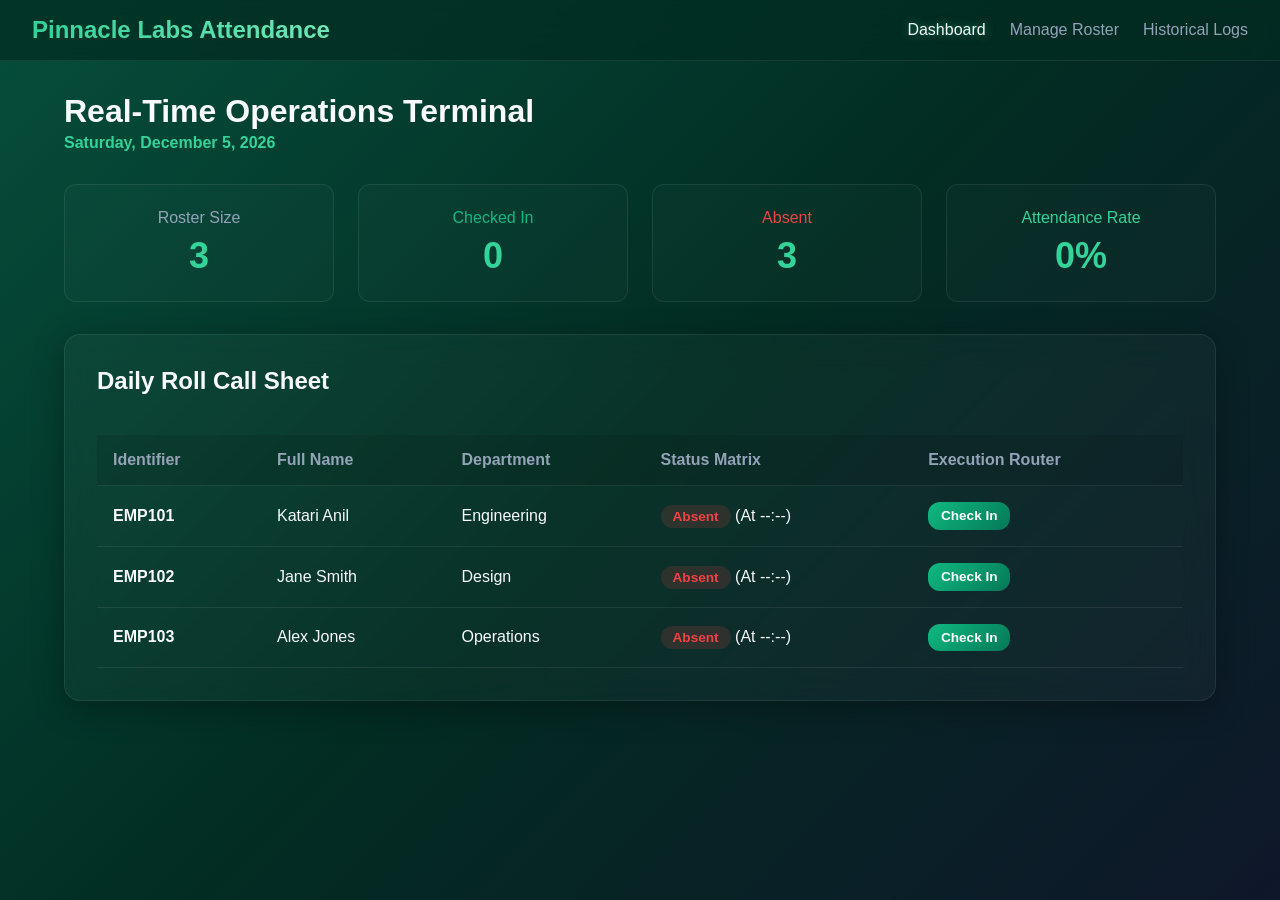
<file: AttendanceSystem/index.html>
<!DOCTYPE html>
<html lang="en">
<head>
    <meta charset="UTF-8">
    <meta name="viewport" content="width=device-width, initial-scale=1.0">
    <title>Attendance System Dashboard</title>
    <link rel="stylesheet" href="css/style.css">
</head>
<body>
    <nav class="navbar">
        <div class="nav-brand"><a href="index.html">Pinnacle Labs Attendance</a></div>
        <ul class="nav-links">
            <li><a href="index.html" class="active">Dashboard</a></li>
            <li><a href="roster.html">Manage Roster</a></li>
            <li><a href="logs.html">Historical Logs</a></li>
        </ul>
    </nav>

    <div class="container">
        <div class="dashboard-header" style="margin-bottom: 2rem;">
            <h1>Real-Time Operations Terminal</h1>
            <p id="current-date-label" style="color: var(--accent-secondary); font-weight: 600; margin-top: 0.25rem;"></p>
        </div>

        <div class="grid-metrics">
            <div class="metric-card">
                <div style="color: var(--text-muted);">Roster Size</div>
                <div id="metric-total" class="metric-value">0</div>
            </div>
            <div class="metric-card">
                <div style="color: var(--success);">Checked In</div>
                <div id="metric-present" class="metric-value">0</div>
            </div>
            <div class="metric-card">
                <div style="color: var(--danger);">Absent</div>
                <div id="metric-absent" class="metric-value">0</div>
            </div>
            <div class="metric-card">
                <div style="color: var(--accent-secondary);">Attendance Rate</div>
                <div id="metric-rate" class="metric-value">0%</div>
            </div>
        </div>

        <div class="glass-card">
            <h2 style="margin-bottom: 1.5rem;">Daily Roll Call Sheet</h2>
            <div class="table-responsive">
                <table>
                    <thead>
                        <tr>
                            <th>Identifier</th>
                            <th>Full Name</th>
                            <th>Department</th>
                            <th>Status Matrix</th>
                            <th>Execution Router</th>
                        </tr>
                    </thead>
                    <tbody id="dashboard-table-body">
                        <!-- Dynamic Check In Interactive Elements Go Here -->
                    </tbody>
                </table>
            </div>
        </div>
    </div>

    <script src="js/app.js"></script>
    <script src="js/dashboard.js"></script>
</body>
</html>
</file>
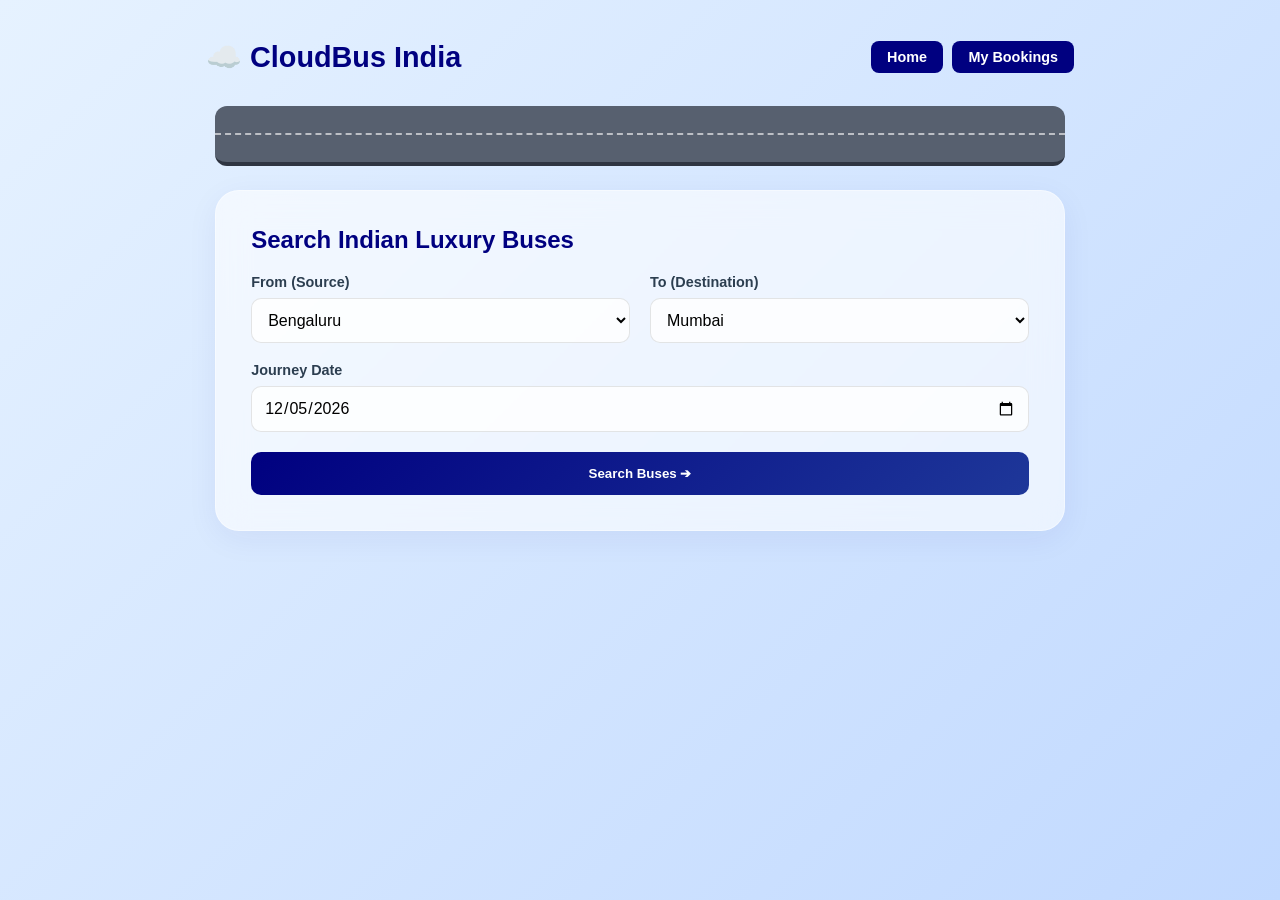
<file: BusTicketingSystem/index.html>
<!DOCTYPE html>
<html lang="en">
<head>
    <meta charset="UTF-8">
    <meta name="viewport" content="width=device-width, initial-scale=1.0">
    <title>⚡ CloudBus India - Auto-Fix Animated Suite</title>
    <style>
        :root {
            --cloud-gradient: linear-gradient(135deg, #e6f2ff 0%, #c1d9ff 100%);
            --indian-orange: #ff9933;
            --navy-blue: #000080;
            --indian-green: #138808;
            --glass-bg: rgba(255, 255, 255, 0.6);
            --glass-border: rgba(255, 255, 255, 0.4);
            --text-color: #1e272e;
        }

        * { margin: 0; padding: 0; box-sizing: border-box; font-family: 'Segoe UI', sans-serif; }

        body {
            background: var(--cloud-gradient);
            color: var(--text-color);
            min-height: 100vh;
            padding: 1.5rem;
            display: flex;
            flex-direction: column;
            align-items: center;
            overflow-x: hidden;
            position: relative;
        }

        /* Ambient Clouds Animation */
        body::before, body::after {
            content: '☁️'; position: absolute; font-size: 6rem; opacity: 0.12; z-index: -1;
            animation: floatClouds 30s linear infinite;
        }
        body::before { top: 12%; left: -10%; }
        body::after { top: 65%; left: -10%; animation-delay: 15s; animation-duration: 35s; }

        @keyframes floatClouds {
            0% { transform: translateX(-10vw); }
            100% { transform: translateX(110vw); }
        }

        header {
            width: 100%; max-width: 900px; display: flex; justify-content: space-between;
            align-items: center; padding: 1rem; margin-bottom: 1rem;
        }

        header h1 { color: var(--navy-blue); font-weight: 800; font-size: 1.8rem; }

        .nav-btn {
            background: var(--navy-blue); color: white; padding: 8px 16px; border-radius: 8px;
            text-decoration: none; font-weight: 600; font-size: 0.9rem; cursor: pointer; border: none;
            transition: all 0.3s; margin-left: 5px;
        }
        .nav-btn:hover { background: var(--indian-orange); transform: translateY(-2px); }

        /* Moving Bus Banner */
        .scenic-highway {
            width: 100%; max-width: 850px; height: 60px; background: #57606f;
            border-radius: 12px; margin-bottom: 1.5rem; position: relative; overflow: hidden;
            border-bottom: 4px solid #2f3542; display: flex; align-items: center;
        }
        .highway-lines { width: 100%; height: 2px; border-top: 2px dashed #ffffff; opacity: 0.6; }
        .animated-bus {
            position: absolute; font-size: 2rem; bottom: 8px; left: -50px;
            animation: driveBus 10s linear infinite;
        }

        @keyframes driveBus {
            0% { left: -60px; }
            100% { left: 105%; }
        }

        .app-module {
            background: var(--glass-bg); backdrop-filter: blur(16px); -webkit-backdrop-filter: blur(16px);
            border: 1px solid var(--glass-border); border-radius: 24px; box-shadow: 0 8px 32px rgba(31,38,135,0.06);
            width: 100%; max-width: 850px; padding: 2.2rem; display: none;
            animation: scaleUp 0.4s ease-out both;
        }
        .app-module.active { display: block; }

        h2, h3 { margin-bottom: 1.25rem; color: var(--navy-blue); }
        .grid-2 { display: grid; grid-template-columns: repeat(2, 1fr); gap: 1.25rem; }
        .form-group { margin-bottom: 1.2rem; }
        label { display: block; margin-bottom: 0.5rem; font-weight: 600; font-size: 0.9rem; color: #2c3e50; }
        
        input, select {
            width: 100%; padding: 12px; border: 1px solid rgba(0,0,0,0.1); border-radius: 10px;
            background: rgba(255,255,255,0.8); font-size: 1rem; outline: none;
        }

        .btn {
            display: inline-block; background: linear-gradient(135deg, var(--navy-blue) 0%, #1e3799 100%);
            color: white; padding: 14px 24px; border: none; border-radius: 10px; font-weight: 600;
            cursor: pointer; text-align: center; width: 100%; transition: all 0.3s ease;
        }
        .btn:hover { transform: translateY(-2px); }

        .bus-card {
            background: rgba(255,255,255,0.8); padding: 1.5rem; border-radius: 16px;
            border: 1px solid var(--glass-border); margin-bottom: 1rem;
            display: flex; justify-content: space-between; align-items: center;
            animation: slideIn 0.4s ease-out both;
        }
        .tag-ac { background: #e3fafc; color: #0b7285; font-size: 0.75rem; padding: 3px 8px; border-radius: 4px; font-weight: 700; }

        /* Seats Map */
        .seat-map-wrapper { background: #f1f2f6; border: 2px solid #ced6e0; border-radius: 16px; padding: 1.5rem; max-width: 320px; margin: 1.5rem auto; }
        .seats-grid { display: grid; grid-template-columns: repeat(4, 1fr); gap: 10px; }
        .seat {
            height: 40px; background: #fff; border: 2px solid #a4b0be; border-radius: 6px;
            display: flex; align-items: center; justify-content: center; font-size: 0.8rem; font-weight: 700;
            cursor: pointer; transition: all 0.2s;
        }
        .seat.selected { background: var(--indian-green) !important; color: white; border-color: var(--indian-green); }
        .seat.booked { background: #ced6e0; color: #747d8c; border-color: #ced6e0; cursor: not-allowed; }
        .seat:nth-child(4n+2) { margin-right: 20px; }

        .loader-overlay {
            display: none; position: fixed; top:0; left:0; width:100%; height:100%;
            background: rgba(255,255,255,0.95); z-index: 100; align-items: center; justify-content: center;
            flex-direction: column; font-weight: 700;
        }
        .spinner {
            width: 45px; height: 45px; border: 5px solid rgba(0,0,80,0.1); border-top-color: var(--navy-blue);
            border-radius: 50%; animation: spin 0.8s linear infinite; margin-bottom: 1rem;
        }

        @keyframes scaleUp { from { opacity: 0; transform: scale(0.97); } to { opacity: 1; transform: scale(1); } }
        @keyframes slideIn { from { opacity: 0; transform: translateY(10px); } to { opacity: 1; transform: translateY(0); } }
        @keyframes spin { to { transform: rotate(360deg); } }
    </style>
</head>
<body>

    <div class="loader-overlay" id="paymentLoader">
        <div class="spinner"></div>
        <p id="loaderMessage">Connecting to Secure Payment Gateway...</p>
    </div>

    <header>
        <h1>☁️ CloudBus India</h1>
        <div>
            <button class="nav-btn" onclick="showModule('homeMod')">Home</button>
            <button class="nav-btn" onclick="showModule('bookingsMod'); renderBookings();">My Bookings</button>
        </div>
    </header>

    <div class="scenic-highway">
        <div class="animated-bus">🚌</div>
        <div class="highway-lines"></div>
    </div>

    <main class="app-module active" id="homeMod">
        <h2>Search Indian Luxury Buses</h2>
        <form id="searchForm">
            <div class="grid-2">
                <div class="form-group">
                    <label>From (Source)</label>
                    <select id="sourceCity">
                        <option value="Bengaluru">Bengaluru</option>
                        <option value="Delhi">Delhi</option>
                        <option value="Pune">Pune</option>
                    </select>
                </div>
                <div class="form-group">
                    <label>To (Destination)</label>
                    <select id="destCity">
                        <option value="Mumbai">Mumbai</option>
                        <option value="Jaipur">Jaipur</option>
                    </select>
                </div>
            </div>
            <div class="form-group">
                <label>Journey Date</label>
                <input type="date" id="jDate" required>
            </div>
            <button type="submit" class="btn">Search Buses ➔</button>
        </form>
    </main>

    <div class="app-module" id="searchMod">
        <h2 id="searchResultsTitle">Routes Found</h2>
        <div id="searchResultsContainer"></div>
    </div>

    <div class="app-module" id="bookingMod">
        <h3>Select Your Seats</h3>
        <div class="seat-map-wrapper">
            <div class="seats-grid" id="seatChartPlaceholder"></div>
        </div>
        <h3 style="text-align:center; color:var(--indian-green); margin-bottom:1.5rem;">Total: ₹<span id="fareDisplay">0</span></h3>
        <form id="passengerForm">
            <div class="form-group"><label>Passenger Name</label><input type="text" id="passName" required></div>
            <div class="grid-2">
                <div class="form-group"><label>Age</label><input type="number" id="passAge" required></div>
                <div class="form-group"><label>Gender</label><select id="passGen"><option>Male</option><option>Female</option></select></div>
            </div>
            <div class="grid-2">
                <div class="form-group"><label>Mobile</label><input type="tel" id="passPhone" required></div>
                <div class="form-group"><label>Email</label><input type="email" id="passEmail" required></div>
            </div>
            <button type="submit" class="btn">Proceed to Pay ➔</button>
        </form>
    </div>

    <div class="app-module" id="paymentMod" style="max-width: 500px;">
        <h2>Payment Gateway</h2>
        <h3 id="paymentAmountText" style="color:var(--indian-green); margin-bottom:1.5rem;">Amount: ₹0</h3>
        <form id="paymentForm">
            <div class="form-group">
                <label>UPI ID</label>
                <input type="text" placeholder="username@upi" required>
            </div>
            <button type="submit" class="btn" style="background:var(--indian-green);">Pay Securely</button>
        </form>
    </div>

    <div class="app-module" id="confirmMod" style="max-width: 550px; text-align: center;">
        <h2 style="color:var(--indian-green);">🎉 Booking Successful!</h2>
        <div id="ticketInvoiceArea" style="text-align:left; background:#fff; padding:1.5rem; border-radius:12px; margin:1.5rem 0; line-height:1.8; border:1px solid #ddd;"></div>
        <button class="btn" onclick="showModule('homeMod')">Book Another Ticket</button>
    </div>

    <div class="app-module" id="bookingsMod">
        <h2>Your Bookings</h2>
        <div id="historyLogsContainer" style="margin-top:1.5rem;"></div>
    </div>

    <script>
        // Internal data array (No local storage required for searching)
        const staticBuses = [
            { id: "B1", name: "KSRTC Ambaari Dream Class", source: "Bengaluru", destination: "Mumbai", departure: "03:30 PM", arrival: "07:30 AM", price: 1550, totalSeats: 16, bookedSeats: ["L1"] },
            { id: "B2", name: "VRL Travels Multi-Axle Volvo", source: "Bengaluru", destination: "Mumbai", departure: "08:00 PM", arrival: "11:45 AM", price: 1750, totalSeats: 16, bookedSeats: ["L5"] },
            { id: "B3", name: "Zingbus Premium A/C", source: "Delhi", destination: "Jaipur", departure: "06:00 AM", arrival: "11:00 AM", price: 650, totalSeats: 16, bookedSeats: [] },
            { id: "B4", name: "MSRTC Shivshahi Classic", source: "Pune", destination: "Mumbai", departure: "09:15 PM", arrival: "01:30 AM", price: 550, totalSeats: 16, bookedSeats: [] }
        ];

        let checkoutSession = null;
        const liveBookings = [];

        // Set default calendar date to today
        document.getElementById('jDate').valueAsDate = new Date();

        function showModule(id) {
            document.querySelectorAll('.app-module').forEach(m => m.classList.remove('active'));
            document.getElementById(id).classList.add('active');
        }

        // Search Form Logic
        document.getElementById('searchForm').addEventListener('submit', (e) => {
            e.preventDefault();
            const src = document.getElementById('sourceCity').value;
            const dst = document.getElementById('destCity').value;
            const date = document.getElementById('jDate').value;

            document.getElementById('searchResultsTitle').innerText = `${src} ➔ ${dst} (${date})`;
            
            // Core matching filter engine
            const matches = staticBuses.filter(b => b.source.toLowerCase() === src.toLowerCase() && b.destination.toLowerCase() === dst.toLowerCase());
            
            const container = document.getElementById('searchResultsContainer');
            container.innerHTML = '';

            if(matches.length === 0) {
                container.innerHTML = `<p style="text-align:center; padding:2rem; color:red; font-weight:bold;">No routes found! Please select "Bengaluru to Mumbai" or "Delhi to Jaipur".</p>`;
            } else {
                matches.forEach(bus => {
                    const div = document.createElement('div');
                    div.className = 'bus-card';
                    div.innerHTML = `
                        <div>
                            <h3>${bus.name} <span class="tag-ac">A/C Sleeper</span></h3>
                            <p style="color:#555; margin-top:5px;">Departs: ${bus.departure} | Arrives: ${bus.arrival}</p>
                        </div>
                        <div style="text-align:right;">
                            <h3 style="color:var(--indian-green);">₹${bus.price}</h3>
                            <button class="nav-btn" onclick="openSeatSelection('${bus.id}')">Select</button>
                        </div>
                    `;
                    container.appendChild(div);
                });
            }
            showModule('searchMod');
        });

        // Seat Generation Logic
        function openSeatSelection(busId) {
            const bus = staticBuses.find(b => b.id === busId);
            checkoutSession = { bus, chosenSeats: [] };

            const grid = document.getElementById('seatChartPlaceholder');
            grid.innerHTML = '';
            document.getElementById('fareDisplay').innerText = "0";

            for(let i = 1; i <= bus.totalSeats; i++) {
                const seatNo = `L${i}`;
                const seatEl = document.createElement('div');
                seatEl.className = 'seat';
                seatEl.innerText = seatNo;

                if(bus.bookedSeats.includes(seatNo)) {
                    seatEl.classList.add('booked');
                } else {
                    seatEl.addEventListener('click', () => {
                        if(seatEl.classList.contains('selected')) {
                            seatEl.classList.remove('selected');
                            checkoutSession.chosenSeats.splice(checkoutSession.chosenSeats.indexOf(seatNo), 1);
                        } else {
                            seatEl.classList.add('selected');
                            checkoutSession.chosenSeats.push(seatNo);
                        }
                        document.getElementById('fareDisplay').innerText = checkoutSession.chosenSeats.length * bus.price;
                    });
                }
                grid.appendChild(seatEl);
            }
            showModule('bookingMod');
        }

        // Passenger Form Submission
        document.getElementById('passengerForm').addEventListener('submit', (e) => {
            e.preventDefault();
            if(checkoutSession.chosenSeats.length === 0) { alert('Please select a seat first!'); return; }
            
            checkoutSession.name = document.getElementById('passName').value;
            checkoutSession.totalAmount = checkoutSession.chosenSeats.length * checkoutSession.bus.price;

            document.getElementById('paymentAmountText').innerText = `Amount: ₹${checkoutSession.totalAmount}`;
            showModule('paymentMod');
        });

        // Payment Simulation Logic
        document.getElementById('paymentForm').addEventListener('submit', (e) => {
            e.preventDefault();
            document.getElementById('paymentLoader').style.display = 'flex';

            setTimeout(() => {
                // Add chosen seats to booked array
                checkoutSession.bus.bookedSeats.push(...checkoutSession.chosenSeats);
                
                const pnr = 'PNR-' + Math.floor(100000 + Math.random() * 900000);
                const ticket = {
                    pnr: pnr,
                    busName: checkoutSession.bus.name,
                    route: `${checkoutSession.bus.source} to ${checkoutSession.bus.destination}`,
                    passenger: checkoutSession.name,
                    seats: checkoutSession.chosenSeats.join(', '),
                    paid: checkoutSession.totalAmount
                };

                liveBookings.push(ticket);
                document.getElementById('paymentLoader').style.display = 'none';

                document.getElementById('ticketInvoiceArea').innerHTML = `
                    <b>PNR Number:</b> ${ticket.pnr}<br>
                    <b>Passenger Name:</b> ${ticket.passenger}<br>
                    <b>Bus Operator:</b> ${ticket.busName}<br>
                    <b>Route:</b> ${ticket.route}<br>
                    <b>Seats Reserved:</b> ${ticket.seats}<br>
                    <b>Amount Settled:</b> ₹${ticket.paid}
                `;
                showModule('confirmMod');
            }, 2500);
        });

        // Render Bookings Menu
        function renderBookings() {
            const container = document.getElementById('historyLogsContainer');
            container.innerHTML = '';

            if(liveBookings.length === 0) {
                container.innerHTML = '<p style="text-align:center; padding:1rem; color:#666;">No bookings found yet.</p>';
                return;
            }

            liveBookings.forEach(t => {
                const card = document.createElement('div');
                card.className = 'ticket-item';
                card.innerHTML = `
                    <h4>Ticket ${t.pnr}</h4>
                    <p>Passenger: <b>${t.passenger}</b> | Bus: ${t.busName}</p>
                    <p>Route: ${t.route} | Seats: <b>${t.seats}</b></p>
                    <p style="color:var(--indian-green); font-weight:bold; margin-top:5px;">Amount Paid: ₹${t.paid}</p>
                `;
                container.appendChild(card);
            });
        }
    </script>
</body>
</html>
</file>
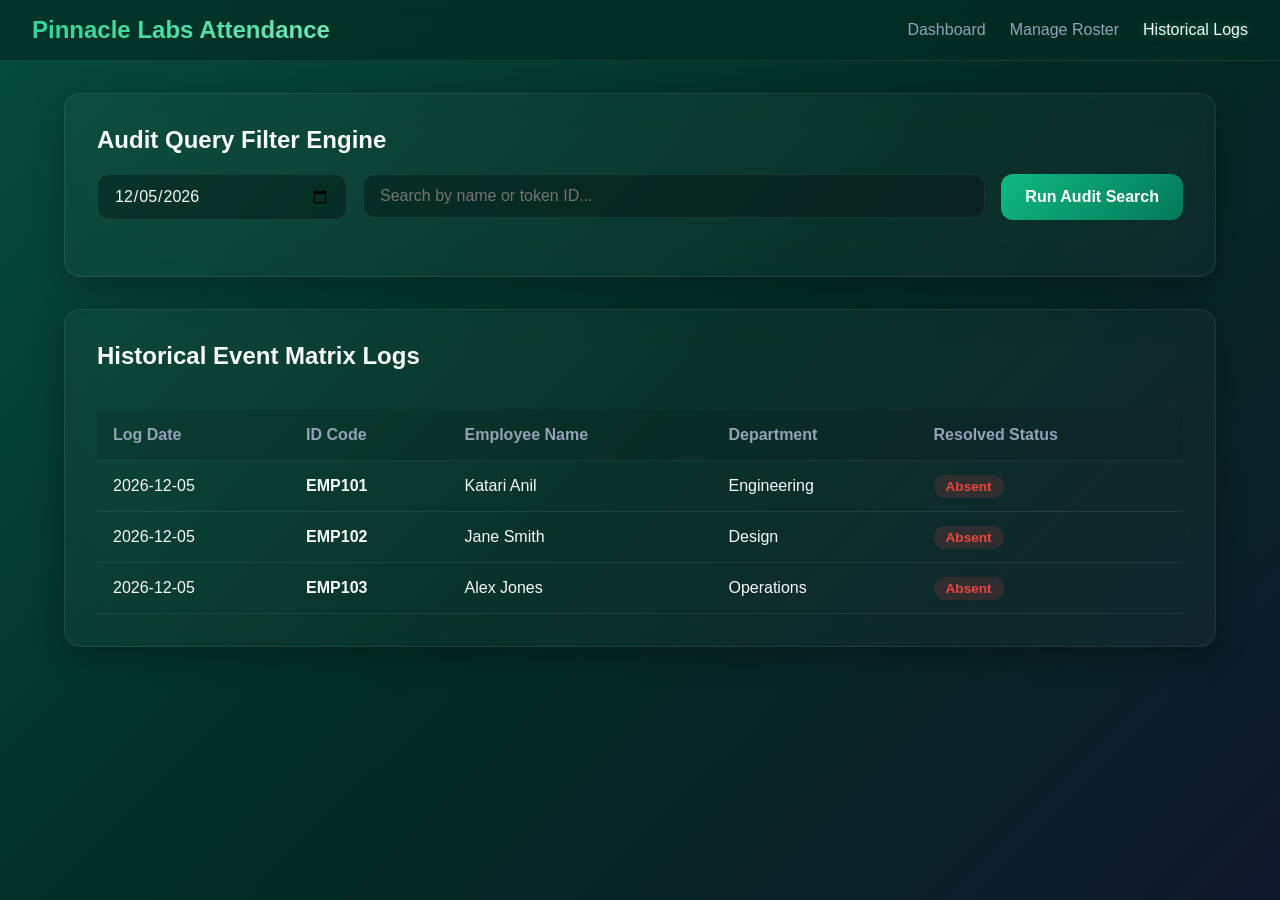
<file: AttendanceSystem/logs.html>
<!DOCTYPE html>
<html lang="en">
<head>
    <meta charset="UTF-8">
    <meta name="viewport" content="width=device-width, initial-scale=1.0">
    <title>Historical Ledger Archive</title>
    <link rel="stylesheet" href="css/style.css">
</head>
<body>
    <nav class="navbar">
        <div class="nav-brand"><a href="index.html">Pinnacle Labs Attendance</a></div>
        <ul class="nav-links">
            <li><a href="index.html">Dashboard</a></li>
            <li><a href="roster.html">Manage Roster</a></li>
            <li><a href="logs.html" class="active">Historical Logs</a></li>
        </ul>
    </nav>

    <div class="container">
        <div class="glass-card">
            <h2 style="margin-bottom: 1.25rem;">Audit Query Filter Engine</h2>
            <div class="form-inline">
                <div class="form-group" style="max-width: 250px;">
                    <input type="date" id="filter-date" class="form-control">
                </div>
                <div class="form-group">
                    <input type="text" id="search-name" class="form-control" placeholder="Search by name or token ID...">
                </div>
                <button id="filter-trigger" class="btn btn-primary">Run Audit Search</button>
            </div>
        </div>

        <div class="glass-card">
            <h2 style="margin-bottom: 1.5rem;">Historical Event Matrix Logs</h2>
            <div class="table-responsive">
                <table>
                    <thead>
                        <tr>
                            <th>Log Date</th>
                            <th>ID Code</th>
                            <th>Employee Name</th>
                            <th>Department</th>
                            <th>Resolved Status</th>
                        </tr>
                    </thead>
                    <tbody id="logs-table-body">
                        <!-- Audit Rows Dynamic Destination Target -->
                    </tbody>
                </table>
            </div>
        </div>
    </div>

    <script src="js/app.js"></script>
    <script src="js/logs.js"></script>
</body>
</html>
</file>
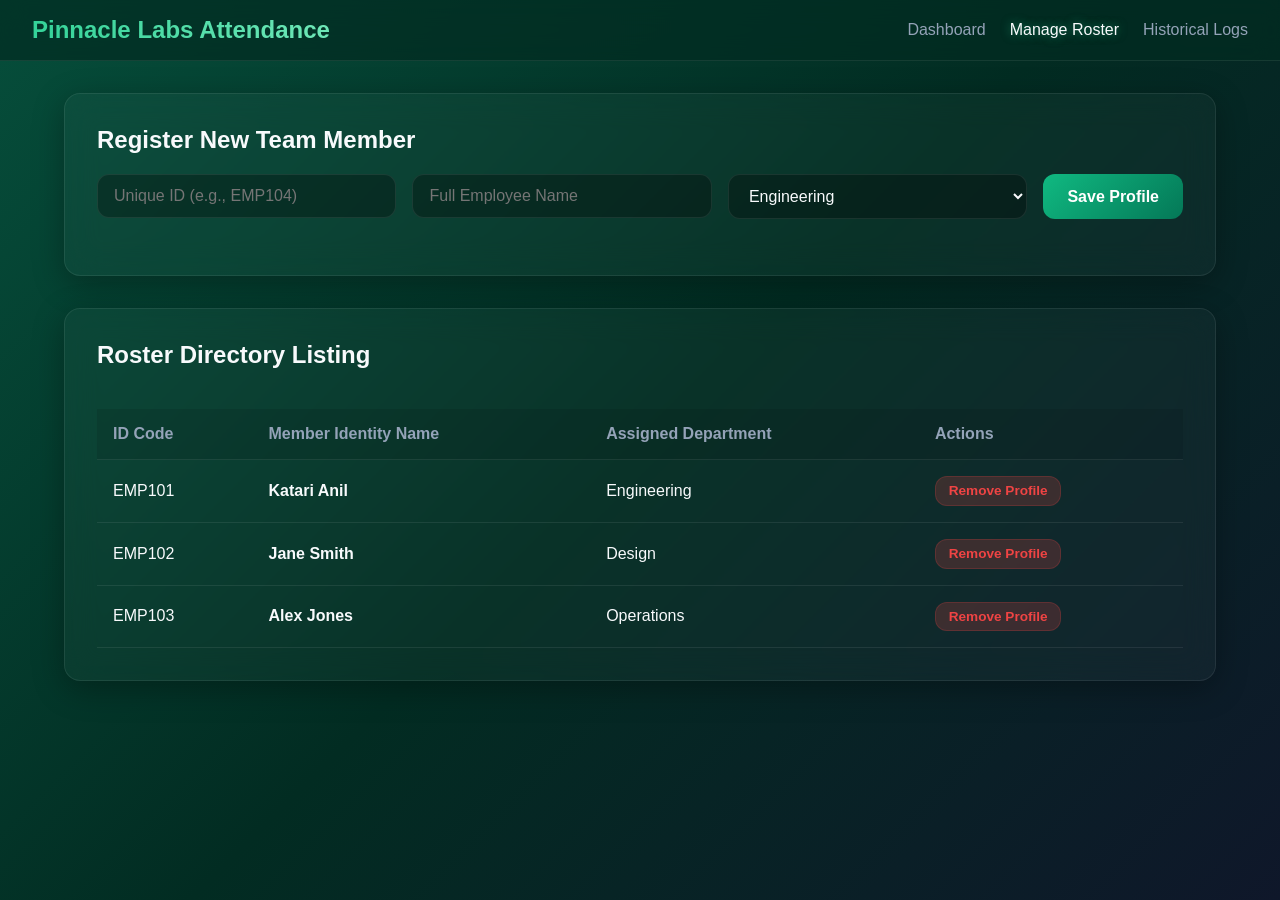
<file: AttendanceSystem/roster.html>
<!DOCTYPE html>
<html lang="en">
<head>
    <meta charset="UTF-8">
    <meta name="viewport" content="width=device-width, initial-scale=1.0">
    <title>Manage Roster Directory</title>
    <link rel="stylesheet" href="css/style.css">
</head>
<body>
    <nav class="navbar">
        <div class="nav-brand"><a href="index.html">Pinnacle Labs Attendance</a></div>
        <ul class="nav-links">
            <li><a href="index.html">Dashboard</a></li>
            <li><a href="roster.html" class="active">Manage Roster</a></li>
            <li><a href="logs.html">Historical Logs</a></li>
        </ul>
    </nav>

    <div class="container">
        <div class="glass-card">
            <h2 style="margin-bottom: 1.25rem;">Register New Team Member</h2>
            <form id="add-member-form" class="form-inline">
                <div class="form-group">
                    <input type="text" id="member-id" class="form-control" placeholder="Unique ID (e.g., EMP104)" required>
                </div>
                <div class="form-group">
                    <input type="text" id="member-name" class="form-control" placeholder="Full Employee Name" required>
                </div>
                <div class="form-group">
                    <select id="member-dept" class="form-control" required>
                        <option value="Engineering">Engineering</option>
                        <option value="Design">Design</option>
                        <option value="Operations">Operations</option>
                        <option value="Marketing">Marketing</option>
                    </select>
                </div>
                <button type="submit" class="btn btn-primary">Save Profile</button>
            </form>
        </div>

        <div class="glass-card">
            <h2 style="margin-bottom: 1.5rem;">Roster Directory Listing</h2>
            <div class="table-responsive">
                <table>
                    <thead>
                        <tr>
                            <th>ID Code</th>
                            <th>Member Identity Name</th>
                            <th>Assigned Department</th>
                            <th>Actions</th>
                        </tr>
                    </thead>
                    <tbody id="roster-table-body">
                        <!-- Profiles are dynamically injected here -->
                    </tbody>
                </table>
            </div>
        </div>
    </div>

    <script src="js/app.js"></script>
    <script src="js/roster.js"></script>
</body>
</html>
</file>
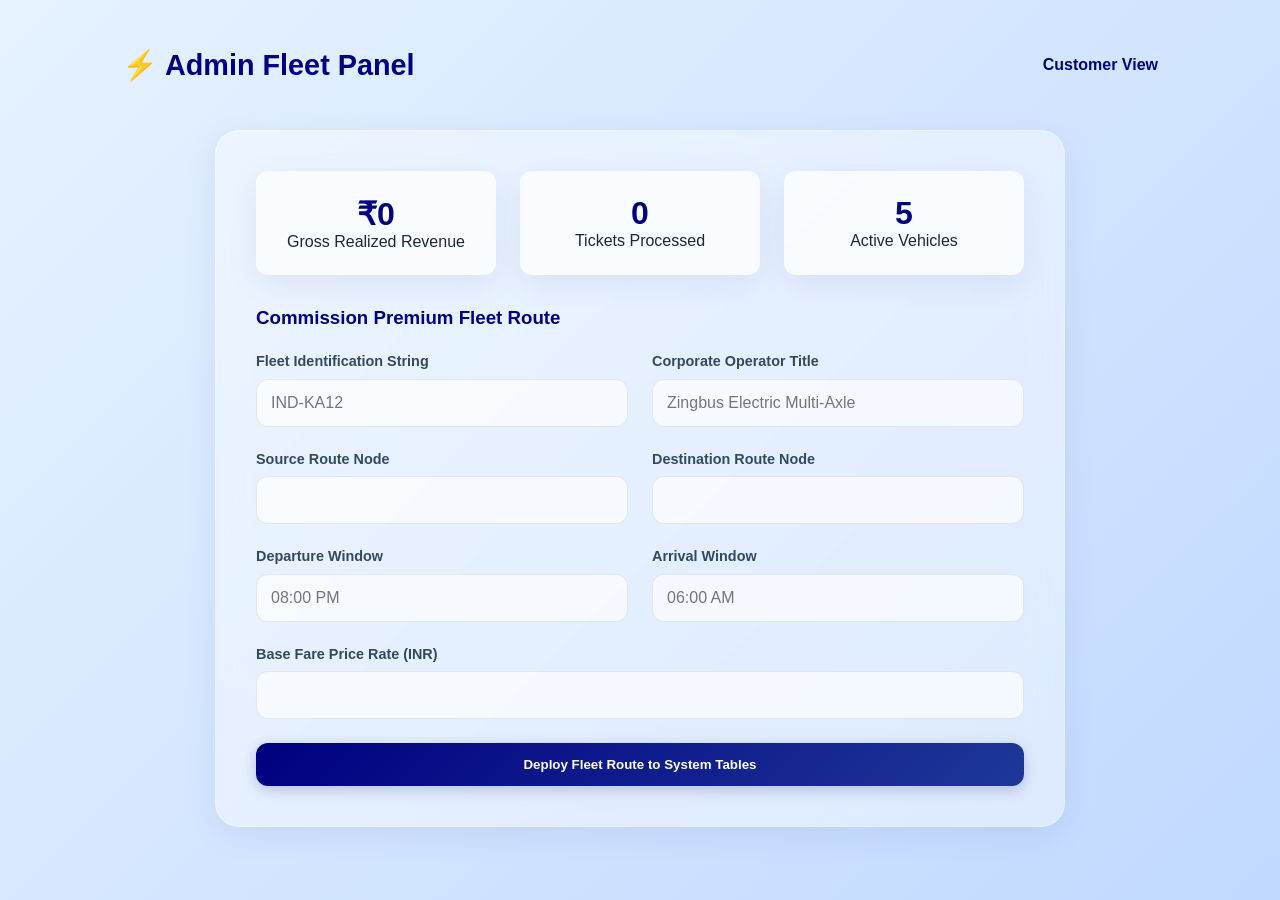
<file: BusTicketingSystem/admin.html>
<!DOCTYPE html>
<html lang="en">
<head>
    <meta charset="UTF-8">
    <title>Console Operations - CloudBus</title>
    <link rel="stylesheet" href="css/style.css">
    <style>
        .metric-row { display: grid; grid-template-columns: repeat(3, 1fr); gap: 1.5rem; margin-bottom: 2rem; }
        .metric-box { background: rgba(255,255,255,0.7); padding: 1.5rem; border-radius: 12px; text-align: center; box-shadow: var(--shadow); }
        .metric-box h2 { margin: 0; color: var(--navy-blue); font-size: 2rem; }
    </style>
</head>
<body>
    <header>
        <h1>⚡ Admin Fleet Panel</h1>
        <nav><a href="index.html">Customer View</a></nav>
    </header>

    <main class="glass-card">
        <div class="metric-row">
            <div class="metric-box"><h2 id="mRev">₹0</h2><p>Gross Realized Revenue</p></div>
            <div class="metric-box"><h2 id="mCount">0</h2><p>Tickets Processed</p></div>
            <div class="metric-box"><h2 id="mFleet">0</h2><p>Active Vehicles</p></div>
        </div>

        <h3>Commission Premium Fleet Route</h3>
        <form id="fleetCommissionForm">
            <div class="grid-2">
                <div class="form-group"><label>Fleet Identification String</label><input type="text" id="fId" placeholder="IND-KA12" required></div>
                <div class="form-group"><label>Corporate Operator Title</label><input type="text" id="fName" placeholder="Zingbus Electric Multi-Axle" required></div>
            </div>
            <div class="grid-2">
                <div class="form-group"><label>Source Route Node</label><input type="text" id="fSrc" required></div>
                <div class="form-group"><label>Destination Route Node</label><input type="text" id="fDst" required></div>
            </div>
            <div class="grid-2">
                <div class="form-group"><label>Departure Window</label><input type="text" id="fDep" placeholder="08:00 PM" required></div>
                <div class="form-group"><label>Arrival Window</label><input type="text" id="fArr" placeholder="06:00 AM" required></div>
            </div>
            <div class="form-group"><label>Base Fare Price Rate (INR)</label><input type="number" id="fPrice" required></div>
            <button type="submit" class="btn">Deploy Fleet Route to System Tables</button>
        </form>
    </main>

    <script src="js/app.js"></script>
    <script src="js/admin.js"></script>
</body>
</html>
</file>
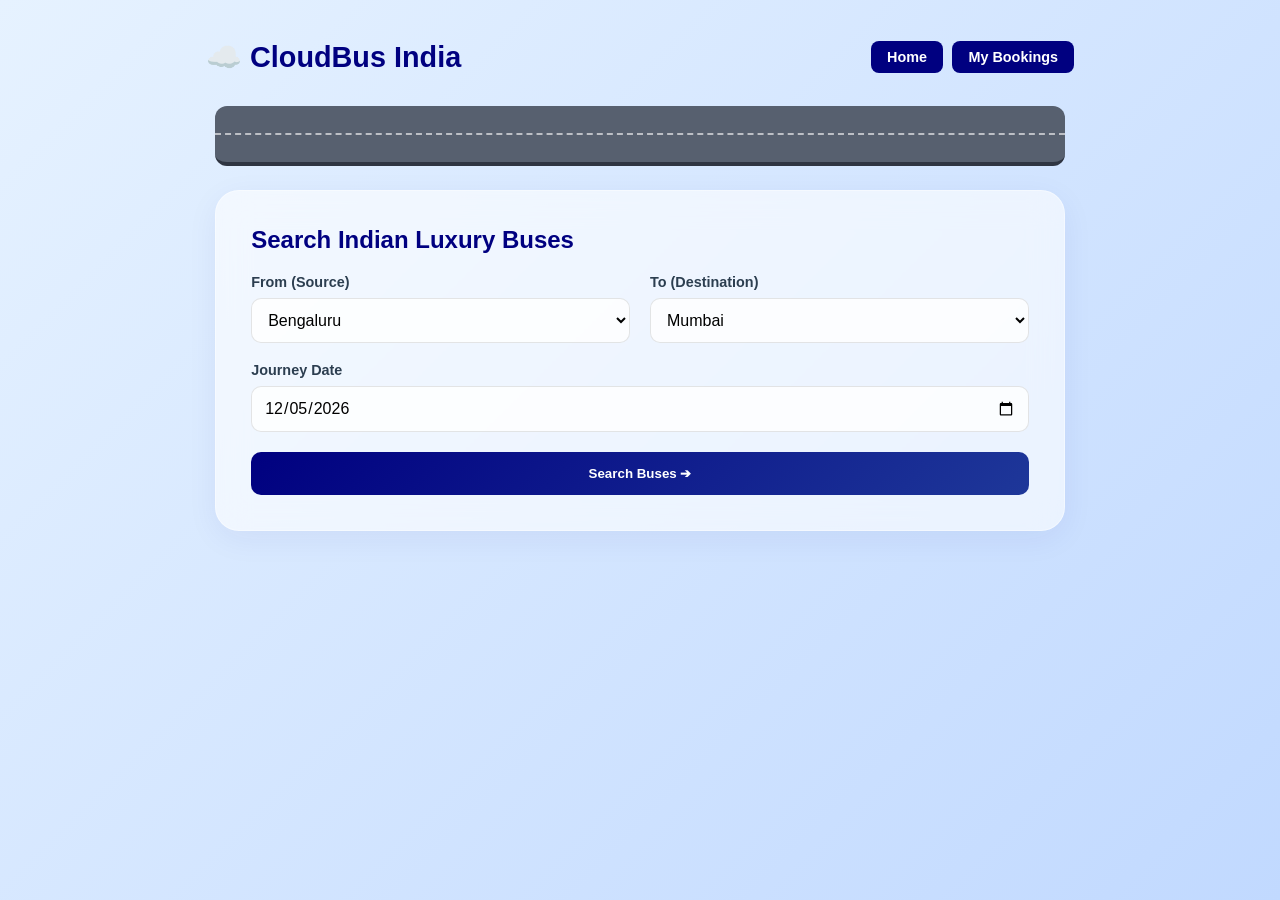
<file: BusTicketingSystem/booking.html>
<!DOCTYPE html>
<html lang="en">
<head>
    <meta charset="UTF-8">
    <title>Seat Inventory Layout - CloudBus</title>
    <link rel="stylesheet" href="css/style.css">
    <style>
        .deck-container { background: rgba(255,255,255,0.7); border-radius: 16px; padding: 1.5rem; max-width: 360px; margin: 1.5rem auto; border: 2px solid #a5b1c2; }
        .bus-driver-row { display: flex; justify-content: flex-end; margin-bottom: 15px; font-size: 1.4rem; padding-right: 10px; }
        .grid-engine { display: grid; grid-template-columns: repeat(4, 1fr); gap: 12px; }
        .seat { 
            height: 45px; background: #ffffff; border: 2px solid #bdc3c7; border-radius: 8px;
            display: flex; align-items: center; justify-content: center; font-weight: 700;
            font-size: 0.85rem; cursor: pointer; transition: all 0.2s cubic-bezier(0.4, 0, 0.2, 1);
        }
        .seat:hover:not(.booked) { transform: scale(1.1); border-color: var(--navy-blue); }
        .seat.selected { background: var(--indian-green) !important; color: white !important; border-color: var(--indian-green) !important; animation: pop 0.2s ease; }
        .seat.booked { background: #d1d8e0; color: #778ca3; border-color: #a5b1c2; cursor: not-allowed; }
        .seat:nth-child(4n+2) { margin-right: 25px; } /* Simulates Aisle Space configuration */
        
        .indicator-row { display: flex; justify-content: space-between; max-width: 320px; margin: 0 auto 1.5rem; font-size: 0.85rem; font-weight: 600; }
        .ind-box { display: inline-block; width: 16px; height: 16px; border-radius: 4px; vertical-align: middle; margin-right: 4px; }
        @keyframes pop { 0% { transform: scale(0.9); } 50% { transform: scale(1.15); } 100% { transform: scale(1); } }
    </style>
</head>
<body>
    <header>
        <h1>⚡ Interactive Deck</h1>
        <nav><a href="index.html">Abandone</a></nav>
    </header>

    <div class="glass-card">
        <h3 id="targetBusTitle" style="text-align:center;">Loading Transport Configuration...</h3>
        
        <div class="indicator-row">
            <div><span class="ind-box" style="background:#fff; border:1px solid #bdc3c7"></span>Available</div>
            <div><span class="ind-box" style="background:#d1d8e0"></span>Booked</div>
            <div><span class="ind-box" style="background:var(--indian-green)"></span>Selected</div>
        </div>

        <div class="deck-container">
            <div class="bus-driver-row">🛞</div>
            <div class="grid-engine" id="layoutGrid"></div>
        </div>

        <h3 style="text-align: center; margin: 1.5rem 0; color: var(--indian-green);">Total Fare: ₹<span id="calculatedFare">0</span></h3>

        <form id="bookingForm">
            <h3 style="border-bottom: 2px solid var(--glass-border); padding-bottom: 0.5rem;">Passenger Specifications</h3>
            <div class="form-group"><label>Primary Passenger Name</label><input type="text" id="pName" required></div>
            <div class="grid-2">
                <div class="form-group"><label>Age</label><input type="number" id="pAge" max="110" required></div>
                <div class="form-group">
                    <label>Gender</label>
                    <select id="pGender"><option>Male</option><option>Female</option><option>Non-Binary</option></select>
                </div>
            </div>
            <div class="grid-2">
                <div class="form-group"><label>Mobile Number (+91)</label><input type="tel" id="pMobile" pattern="[6789][0-9]{9}" placeholder="9876543210" required></div>
                <div class="form-group"><label>Email Notification Route</label><input type="email" id="pEmail" required></div>
            </div>
            <button type="submit" class="btn">Confirm Seats & Proceed ➔</button>
        </form>
    </div>

    <script src="js/app.js"></script>
    <script src="js/booking.js"></script>
</body>
</html>
</file>
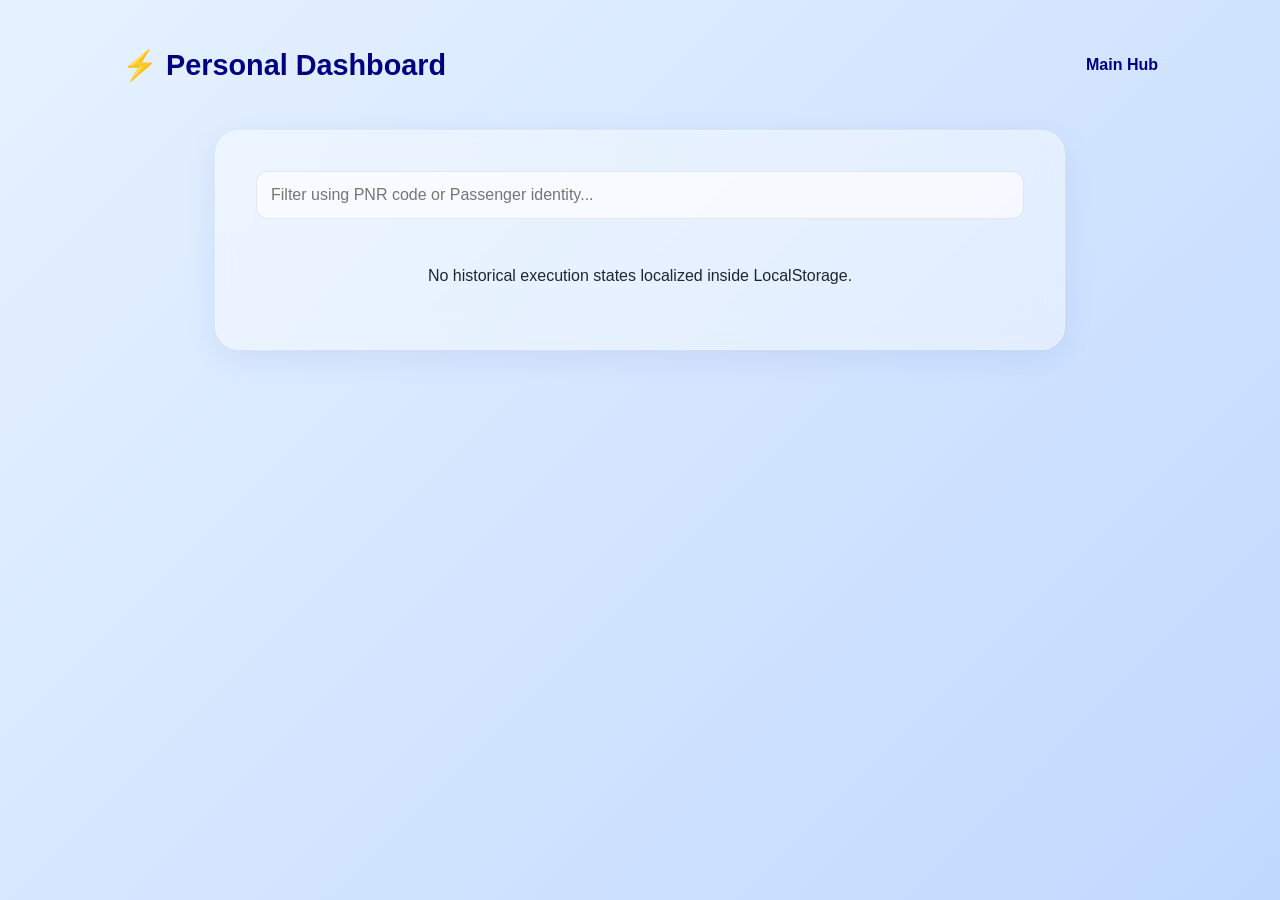
<file: BusTicketingSystem/bookings.html>
<!DOCTYPE html>
<html lang="en">
<head>
    <meta charset="UTF-8">
    <title>My Reservations - CloudBus</title>
    <link rel="stylesheet" href="css/style.css">
    <style>
        .booking-row { background: rgba(255,255,255,0.6); padding: 1.5rem; border-radius: 14px; border: 1px solid var(--glass-border); margin-bottom: 1.25rem; display: flex; justify-content: space-between; align-items: center; }
        .cancel-action { width: auto; background: linear-gradient(135deg, #ff4d4d 0%, #ff1a1a 100%); font-size: 0.85rem; padding: 10px 16px; }
    </style>
</head>
<body>
    <header>
        <h1>⚡ Personal Dashboard</h1>
        <nav><a href="index.html">Main Hub</a></nav>
    </header>

    <main class="glass-card">
        <input type="text" id="dashboardSearch" placeholder="Filter using PNR code or Passenger identity..." style="margin-bottom: 1.5rem;">
        <div id="dashboardTarget"></div>
    </main>

    <script src="js/app.js"></script>
    <script src="js/bookings.js"></script>
</body>
</html>
</file>
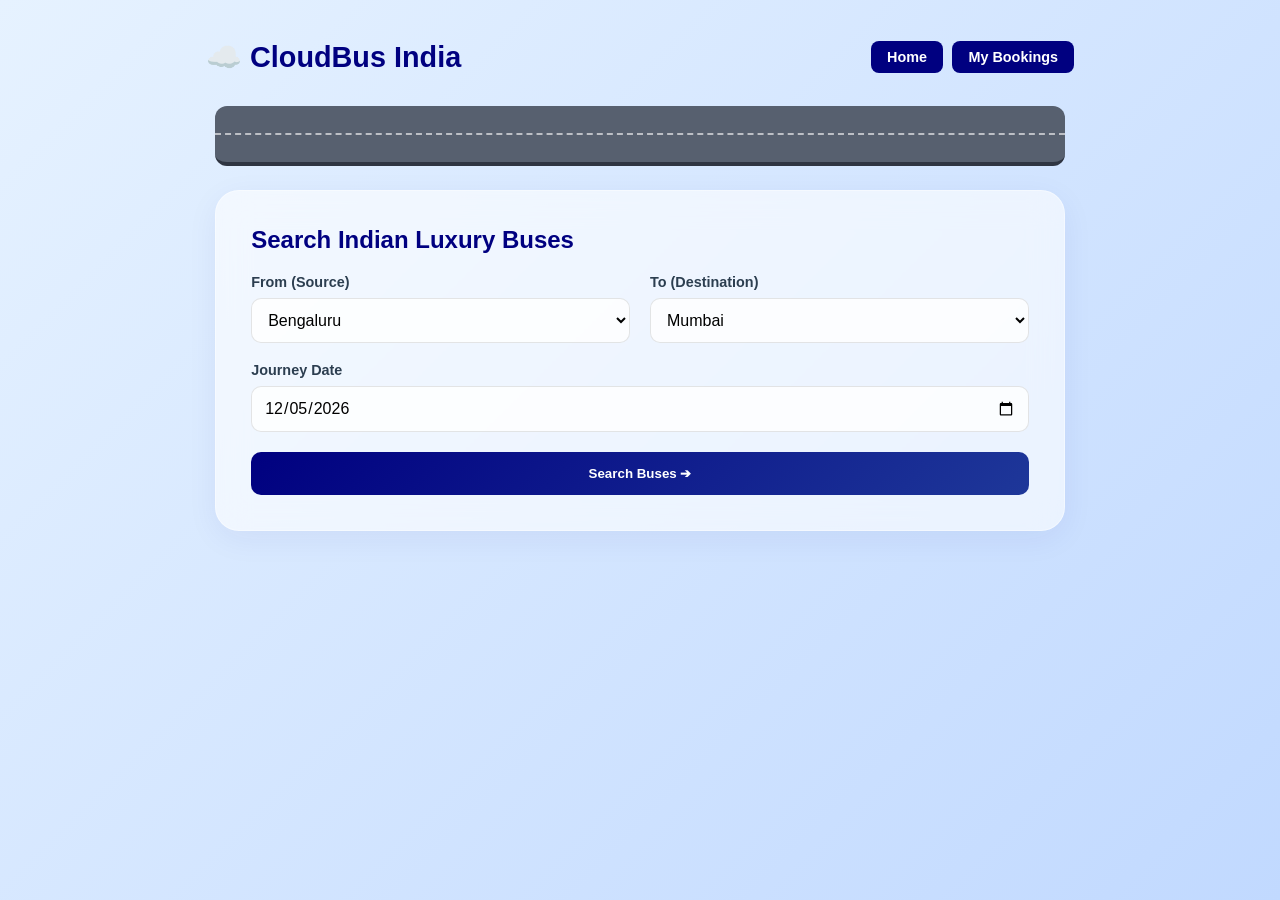
<file: BusTicketingSystem/confirmation.html>
<!DOCTYPE html>
<html lang="en">
<head>
    <meta charset="UTF-8">
    <title>Booking Confirmed - CloudBus India</title>
    <link rel="stylesheet" href="css/style.css">
    <style>
        .badge-confirmed { background: var(--indian-green); color: white; padding: 6px 14px; border-radius: 30px; font-size: 0.85rem; font-weight: bold; display: inline-block; margin-bottom: 1rem; }
        .receipt-table { margin: 1.5rem 0; width: 100%; text-align: left; border-collapse: collapse; }
        .receipt-table td { padding: 10px 0; border-bottom: 1px dashed rgba(0,0,0,0.1); font-size: 1rem; }
        .receipt-table td:last-child { text-align: right; font-weight: bold; }
    </style>
</head>
<body>
    <main class="glass-card" style="max-width: 600px; text-align: center; margin-top: 2rem;">
        <div class="badge-confirmed">✓ TRANSACT SECURE CONFIRMED</div>
        <h2>E-Ticket / Booking Receipt</h2>
        <p style="color: #555;">Show this digital copy to your bus operator during boarding.</p>
        
        <table class="receipt-table" id="receiptRenderBlock"></table>

        <button class="btn" onclick="window.print()" style="margin-bottom: 12px;">Print / Save PDF Ticket</button>
        <a href="index.html" class="btn" style="background:var(--navy-blue);">Book Another Journey</a>
    </main>

    <script src="js/app.js"></script>
    <script>
        document.addEventListener('DOMContentLoaded', () => {
            const currentPNR = new URLSearchParams(window.location.search).get('pnr');
            const targetTicket = getBookings().find(b => b.id === currentPNR);
            const busReference = getBuses().find(b => b.id === targetTicket?.busId);

            if(!targetTicket) { window.location.href = 'index.html'; return; }

            document.getElementById('receiptRenderBlock').innerHTML = `
                <tr><td>PNR Reference Code</td><td>${targetTicket.id}</td></tr>
                <tr><td>Passenger Name</td><td>${targetTicket.passenger.name} (${targetTicket.passenger.age})</td></tr>
                <tr><td>Fleet Operator</td><td>${busReference.name}</td></tr>
                <tr><td>Route Specifications</td><td>${busReference.source} to ${busReference.destination}</td></tr>
                <tr><td>Departure Window</td><td>${busReference.departure} | ${targetTicket.date}</td></tr>
                <tr><td>Assigned Seats</td><td>${targetTicket.seats.join(', ')}</td></tr>
                <tr><td>Fare Settled</td><td>₹${targetTicket.totalPrice}</td></tr>
            `;
        });
    </script>
</body>
</html>
</file>
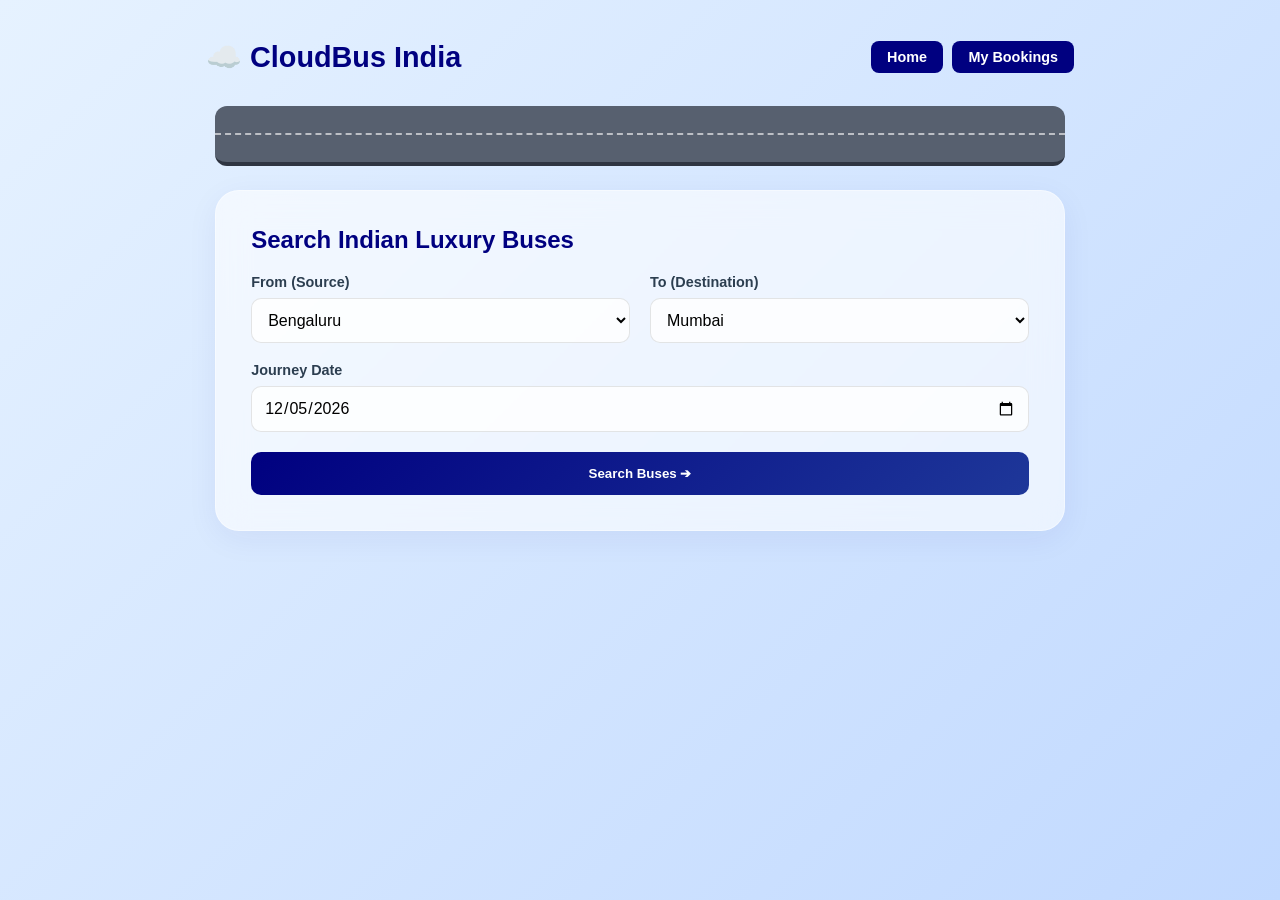
<file: BusTicketingSystem/payment.html>
<!DOCTYPE html>
<html lang="en">
<head>
    <meta charset="UTF-8">
    <title>Secure Payment - CloudBus</title>
    <link rel="stylesheet" href="css/style.css">
    <style>
        .loading-overlay {
            display: none; position: fixed; top:0; left:0; width:100%; height:100%;
            background: rgba(255,255,255,0.9); z-index: 99; align-items: center; justify-content: center;
            flex-direction: column; font-size: 1.2rem; font-weight: bold;
        }
        .spinner {
            width: 50px; height: 50px; border: 5px solid rgba(0,0,80,0.1);
            border-top-color: var(--navy-blue); border-radius: 50%;
            animation: spin 1s linear infinite; margin-bottom: 1rem;
        }
        @keyframes spin { to { transform: rotate(360deg); } }
    </style>
</head>
<body>
    <div class="loading-overlay" id="loader">
        <div class="spinner"></div>
        <p id="loaderText">Contacting Banking Infrastructure Gateway...</p>
    </div>

    <main class="glass-card" style="max-width: 550px; margin-top: 3rem;">
        <h2 style="text-align: center;">Payment Gateway</h2>
        <h3 id="payableDisplay" style="text-align: center; color: var(--indian-green); margin-bottom: 2rem;">Total Amount Due: ₹0</h3>
        
        <form id="paymentForm">
            <div class="form-group">
                <label>Payment Mode</label>
                <select id="gatewaySelector">
                    <option value="upi">BHIM UPI (GPay, PhonePe, Paytm)</option>
                    <option value="card">Credit / Debit Card (RuPay, Visa, Mastercard)</option>
                </select>
            </div>
            <div id="dynamicInputContainer">
                <div class="form-group">
                    <label>Virtual Payment Address (VPA / UPI ID)</label>
                    <input type="text" placeholder="passenger@upi" required>
                </div>
            </div>
            <button type="submit" class="btn" style="background:var(--indian-green); margin-top: 1rem;">Authorize Settlement Securely</button>
        </form>
    </main>

    <script src="js/app.js"></script>
    <script src="js/payment.js"></script>
</body>
</html>
</file>
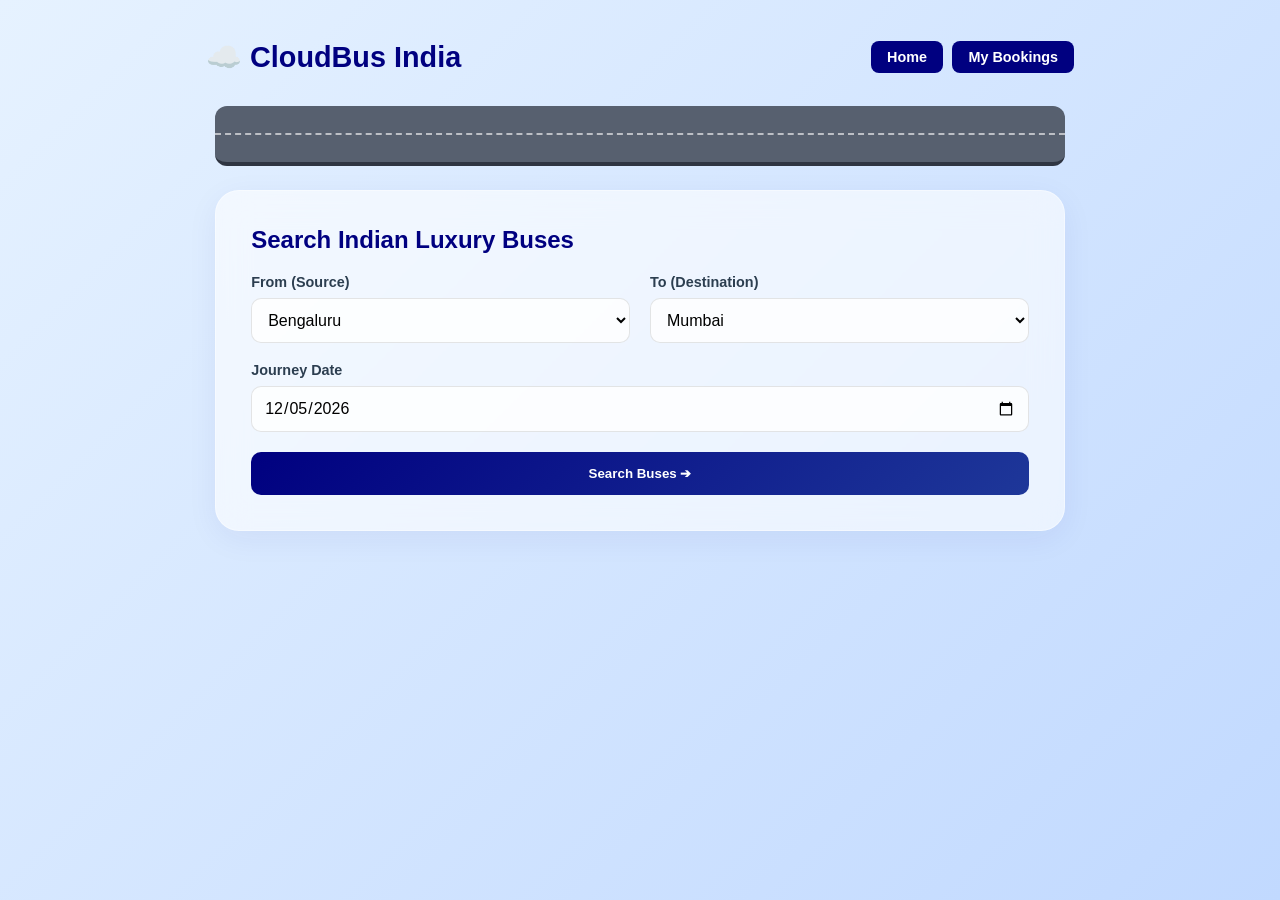
<file: BusTicketingSystem/search.html>
<!DOCTYPE html>
<html lang="en">
<head>
    <meta charset="UTF-8">
    <title>Available Services - CloudBus</title>
    <link rel="stylesheet" href="css/style.css">
    <style>
        .bus-card { 
            display: flex; justify-content: space-between; align-items: center; 
            padding: 1.8rem; background: rgba(255,255,255,0.55); border-radius: 16px; 
            margin-bottom: 1.25rem; border: 1px solid var(--glass-border);
            transition: all 0.3s ease; opacity: 0; transform: translateY(15px);
            animation: slideInCard 0.5s ease forward;
        }
        .bus-card:hover {
            transform: translateY(-4px);
            background: rgba(255,255,255,0.8);
            box-shadow: 0 12px 24px rgba(0,0,0,0.06);
        }
        .bus-info h3 { margin-bottom: 0.4rem; color: var(--navy-blue); }
        .tag-sleeper { background: #dff9fb; color: #130cb7; font-size: 0.75rem; padding: 3px 8px; border-radius: 4px; font-weight: bold; }
        .bus-meta { font-size: 0.95rem; margin-top: 5px; color: #4b6584; }
        .price-node { text-align: right; }
        .amt { font-size: 1.6rem; font-weight: 700; color: var(--indian-green); margin-bottom: 0.4rem; }
        .btn-select { width: auto; padding: 10px 20px; font-size: 0.9rem; }
        @keyframes slideInCard { to { opacity: 1; transform: translateY(0); } }
    </style>
</head>
<body>
    <header>
        <h1>⚡ Routes Located</h1>
        <nav><a href="index.html">Modify Search</a></nav>
    </header>

    <main class="glass-card">
        <h2 id="routeHeading">Matching Runs...</h2>
        <div id="resultsContainer"></div>
    </main>

    <script src="js/app.js"></script>
    <script src="js/search.js"></script>
</body>
</html>
</file>
<file: AttendanceSystem/css/style.css>
/* ==========================================================================
   Global Variables & Reset
   ========================================================================== */
:root {
    --bg-gradient: linear-gradient(135deg, #064e3b 0%, #022c22 50%, #0f172a 100%);
    --glass-bg: rgba(255, 255, 255, 0.03);
    --glass-border: rgba(255, 255, 255, 0.08);
    --text-main: #f8fafc;
    --text-muted: #94a3b8;
    --accent-primary: #10b981; /* Pinnacle Green */
    --accent-secondary: #34d399;
    --success: #10b981;
    --danger: #ef4444;
    --radius-lg: 16px;
    --radius-md: 12px;
    --transition: all 0.3s cubic-bezier(0.4, 0, 0.2, 1);
}

* {
    margin: 0;
    padding: 0;
    box-sizing: border-box;
    font-family: 'Segoe UI', Roboto, sans-serif;
}

body {
    background: var(--bg-gradient);
    color: var(--text-main);
    min-height: 100vh;
    display: flex;
    flex-direction: column;
}

/* ==========================================================================
   Navigation Bar
   ========================================================================== */
.navbar {
    background: rgba(2, 44, 34, 0.7);
    backdrop-filter: blur(12px);
    -webkit-backdrop-filter: blur(12px);
    border-bottom: 1px solid var(--glass-border);
    padding: 1rem 2rem;
    display: flex;
    justify-content: space-between;
    align-items: center;
    position: sticky;
    top: 0;
    z-index: 1000;
}

.nav-brand a {
    font-size: 1.5rem;
    font-weight: 700;
    text-decoration: none;
    background: linear-gradient(to right, var(--accent-secondary), #6ee7b7);
    -webkit-background-clip: text;
    -webkit-text-fill-color: transparent;
}

.nav-links {
    display: flex;
    gap: 1.5rem;
    list-style: none;
}

.nav-links a {
    color: var(--text-muted);
    text-decoration: none;
    font-weight: 500;
    transition: var(--transition);
}

.nav-links a:hover, .nav-links a.active {
    color: var(--text-main);
    text-shadow: 0 0 10px rgba(52, 211, 153, 0.5);
}

/* ==========================================================================
   UI Components & Layout
   ========================================================================== */
.container {
    width: 100%;
    max-width: 1200px;
    margin: 0 auto;
    padding: 2rem 1.5rem;
    flex: 1;
}

.glass-card {
    background: var(--glass-bg);
    backdrop-filter: blur(16px);
    -webkit-backdrop-filter: blur(16px);
    border: 1px solid var(--glass-border);
    border-radius: var(--radius-lg);
    padding: 2rem;
    box-shadow: 0 8px 32px 0 rgba(0, 0, 0, 0.3);
    margin-bottom: 2rem;
}

.grid-metrics {
    display: grid;
    grid-template-columns: repeat(auto-fit, minmax(220px, 1fr));
    gap: 1.5rem;
    margin-bottom: 2rem;
}

.metric-card {
    background: rgba(255, 255, 255, 0.02);
    border: 1px solid var(--glass-border);
    border-radius: var(--radius-md);
    padding: 1.5rem;
    text-align: center;
}

.metric-value {
    font-size: 2.25rem;
    font-weight: 700;
    margin-top: 0.5rem;
    color: var(--accent-secondary);
}

/* Forms & Inputs */
.form-inline {
    display: flex;
    gap: 1rem;
    flex-wrap: wrap;
    margin-bottom: 1.5rem;
}

.form-group {
    flex: 1;
    min-width: 200px;
}

.form-control {
    width: 100%;
    padding: 0.75rem 1rem;
    background: rgba(0, 0, 0, 0.3);
    border: 1px solid var(--glass-border);
    border-radius: var(--radius-md);
    color: var(--text-main);
    font-size: 1rem;
    transition: var(--transition);
}

.form-control:focus {
    outline: none;
    border-color: var(--accent-primary);
    box-shadow: 0 0 0 3px rgba(16, 185, 129, 0.2);
}

/* Buttons */
.btn {
    display: inline-flex;
    align-items: center;
    justify-content: center;
    padding: 0.75rem 1.5rem;
    font-size: 1rem;
    font-weight: 600;
    border-radius: var(--radius-md);
    border: none;
    cursor: pointer;
    transition: var(--transition);
    text-decoration: none;
}

.btn-primary {
    background: linear-gradient(135deg, var(--accent-primary) 0%, #047857 100%);
    color: #fff;
}

.btn-primary:hover {
    transform: translateY(-1px);
    box-shadow: 0 4px 12px rgba(16, 185, 129, 0.3);
}

.btn-danger { background: rgba(239, 68, 68, 0.2); color: var(--danger); border: 1px solid rgba(239, 68, 68, 0.2); }
.btn-danger:hover { background: rgba(239, 68, 68, 0.3); }

/* Data Tables */
.table-responsive {
    width: 100%;
    overflow-x: auto;
}

table {
    width: 100%;
    border-collapse: collapse;
    margin-top: 1rem;
    text-align: left;
}

th, td {
    padding: 1rem;
    border-bottom: 1px solid var(--glass-border);
}

th {
    color: var(--text-muted);
    font-weight: 600;
    background: rgba(0, 0, 0, 0.1);
}

tr:hover td {
    background: rgba(255, 255, 255, 0.01);
}

/* Badges */
.badge {
    padding: 0.25rem 0.75rem;
    border-radius: 50px;
    font-size: 0.85rem;
    font-weight: 600;
}

.badge-present { background: rgba(16, 185, 129, 0.15); color: var(--success); }
.badge-absent { background: rgba(239, 68, 68, 0.15); color: var(--danger); }

/* Quick Action Row */
.action-buttons {
    display: flex;
    gap: 0.5rem;
}

@media (max-width: 768px) {
    .navbar { flex-direction: column; gap: 1rem; text-align: center; }
    .form-inline { flex-direction: column; }
    .btn { width: 100%; }
}
</file>
<file: BusTicketingSystem/css/style.css>
/* css/style.css */
:root {
    --cloud-gradient: linear-gradient(135deg, #e6f2ff 0%, #c1d9ff 100%);
    --indian-orange: #ff9933;
    --navy-blue: #000080;
    --indian-green: #138808;
    --glass-bg: rgba(255, 255, 255, 0.4);
    --glass-border: rgba(255, 255, 255, 0.25);
    --text-color: #1e272e;
    --shadow: 0 8px 32px 0 rgba(31, 38, 135, 0.08);
}

* {
    margin: 0;
    padding: 0;
    box-sizing: border-box;
    font-family: 'Segoe UI', Roboto, Helvetica, Arial, sans-serif;
}

body {
    background: var(--cloud-gradient);
    color: var(--text-color);
    min-height: 100vh;
    padding: 2rem 1rem;
    display: flex;
    flex-direction: column;
    align-items: center;
    overflow-x: hidden;
    position: relative;
}

/* Background Animated Cloud Elements */
body::before, body::after {
    content: '☁️';
    position: absolute;
    font-size: 5rem;
    opacity: 0.15;
    z-index: -1;
    animation: floatClouds 25s linear infinite;
}
body::before { top: 10%; left: -10%; }
body::after { top: 60%; left: -10%; animation-delay: 12s; animation-duration: 30s; }

@keyframes floatClouds {
    0% { transform: translateX(-10vw) translateY(0); }
    50% { transform: translateX(50vw) translateY(-20px); }
    100% { transform: translateX(110vw) translateY(0); }
}

header {
    width: 100%;
    max-width: 1100px;
    display: flex;
    justify-content: space-between;
    align-items: center;
    padding: 1rem 2rem;
    margin-bottom: 2rem;
    animation: fadeInDown 0.8s ease-out;
}

header h1 {
    font-weight: 800;
    color: var(--navy-blue);
    font-size: 1.8rem;
    display: flex;
    align-items: center;
    gap: 10px;
}

nav a {
    text-decoration: none;
    color: var(--navy-blue);
    margin-left: 1.5rem;
    font-weight: 600;
    position: relative;
    padding-bottom: 4px;
}

nav a::after {
    content: '';
    position: absolute;
    width: 0;
    height: 2px;
    bottom: 0;
    left: 0;
    background-color: var(--indian-orange);
    transition: width 0.3s ease;
}
nav a:hover::after { width: 100%; }

/* Core Glassmorphism Card with Entry Scale-up Animation */
.glass-card {
    background: var(--glass-bg);
    backdrop-filter: blur(16px);
    -webkit-backdrop-filter: blur(16px);
    border: 1px solid var(--glass-border);
    border-radius: 24px;
    box-shadow: var(--shadow);
    width: 100%;
    max-width: 850px;
    padding: 2.5rem;
    margin-bottom: 2rem;
    animation: scaleUp 0.6s cubic-bezier(0.16, 1, 0.3, 1) both;
}

h2, h3 {
    margin-bottom: 1.5rem;
    color: var(--navy-blue);
}

/* Form Styling & Floating Mechanics */
.form-group {
    margin-bottom: 1.5rem;
}

label {
    display: block;
    margin-bottom: 0.6rem;
    font-weight: 600;
    font-size: 0.9rem;
    color: #34495e;
}

input, select {
    width: 100%;
    padding: 14px;
    border: 1px solid rgba(0, 0, 0, 0.08);
    border-radius: 12px;
    background: rgba(255, 255, 255, 0.65);
    font-size: 1rem;
    color: var(--text-color);
    outline: none;
    transition: all 0.3s ease;
}

input:focus, select:focus {
    border-color: var(--navy-blue);
    background: rgba(255, 255, 255, 0.9);
    box-shadow: 0 0 0 4px rgba(0, 0, 128, 0.1);
}

/* High-Grade Animated Buttons */
.btn {
    display: inline-block;
    background: linear-gradient(135deg, var(--navy-blue) 0%, #1e3799 100%);
    color: white;
    padding: 14px 28px;
    border: none;
    border-radius: 12px;
    font-weight: 600;
    cursor: pointer;
    text-align: center;
    text-decoration: none;
    transition: all 0.4s cubic-bezier(0.175, 0.885, 0.32, 1.275);
    width: 100%;
    box-shadow: 0 4px 15px rgba(0, 0, 80, 0.2);
}

.btn:hover {
    transform: translateY(-3px);
    box-shadow: 0 8px 20px rgba(0, 0, 80, 0.3);
}

.btn:active {
    transform: translateY(-1px);
}

.grid-2 {
    display: grid;
    grid-template-columns: repeat(2, 1fr);
    gap: 1.5rem;
}

/* Global Dynamic Animation Library Keyframes */
@keyframes fadeInDown {
    from { opacity: 0; transform: translateY(-20px); }
    to { opacity: 1; transform: translateY(0); }
}

@keyframes scaleUp {
    from { opacity: 0; transform: scale(0.96); }
    to { opacity: 1; transform: scale(1); }
}

@keyframes pulseHighlight {
    0% { box-shadow: 0 0 0 0 rgba(74, 144, 226, 0.4); }
    70% { box-shadow: 0 0 0 10px rgba(74, 144, 226, 0); }
    100% { box-shadow: 0 0 0 0 rgba(74, 144, 226, 0); }
}

@media (max-width: 768px) {
    .grid-2 { grid-template-columns: 1fr; gap: 1rem; }
    header { flex-direction: column; gap: 1.5rem; text-align: center; }
    nav a { margin: 0 0.7rem; }
}
</file>
